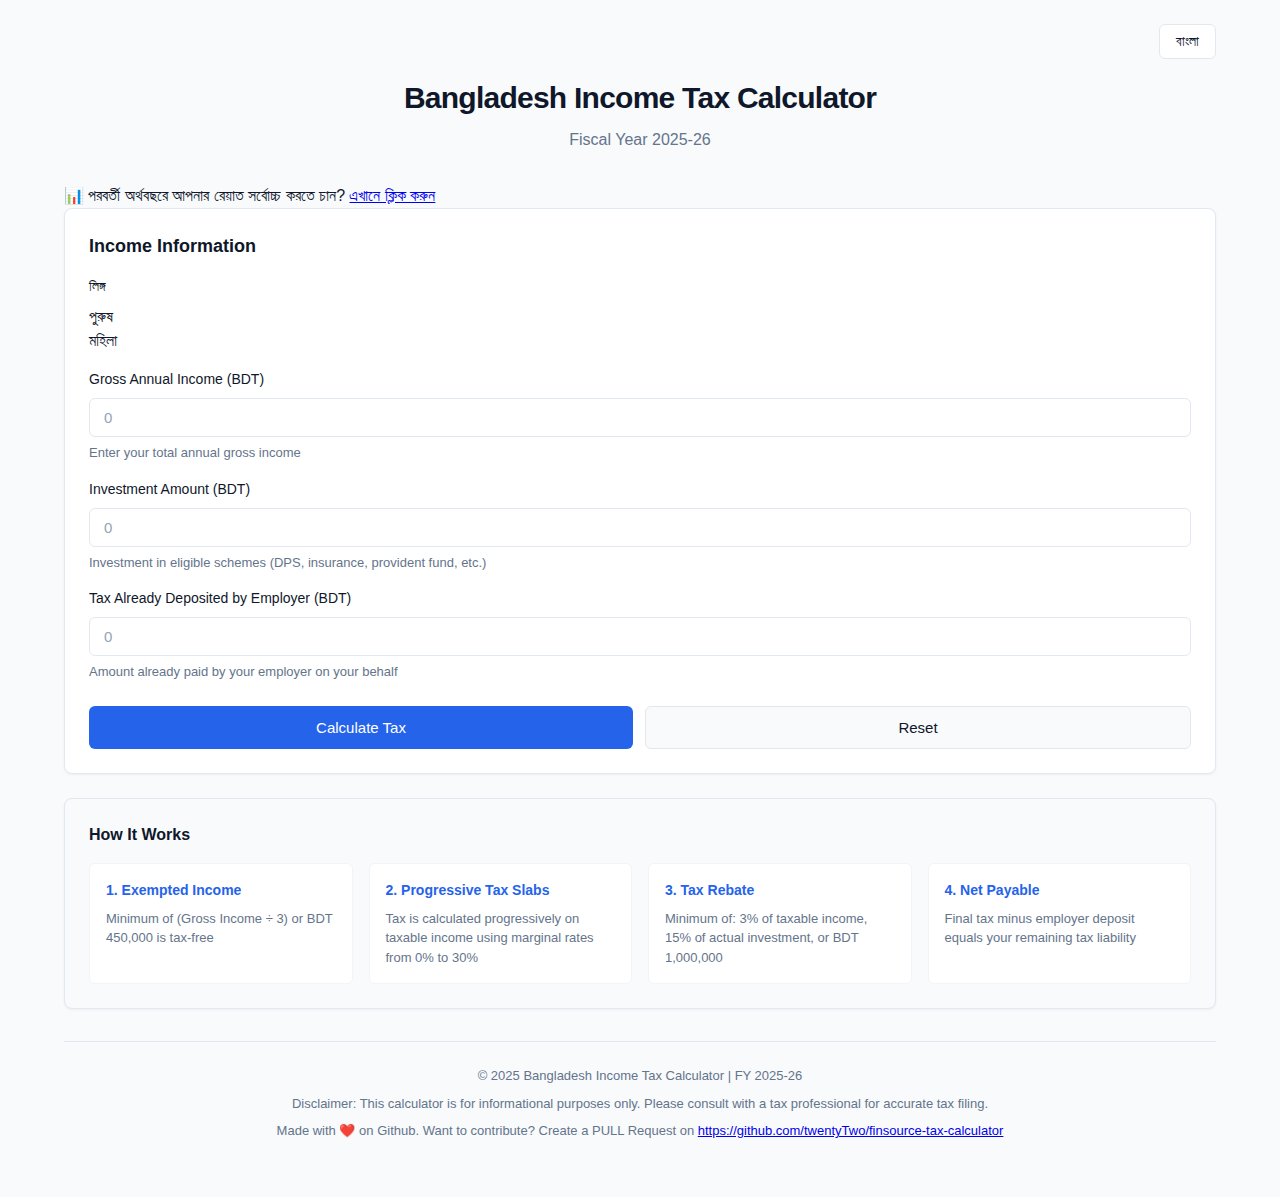
<file: index.html>
<!DOCTYPE html>
<html lang="bn">
<head>
    <meta charset="UTF-8">
    <meta name="viewport" content="width=device-width, initial-scale=1.0">
    <meta name="description" content="Finsource Income Tax Calculator for FY 2025-26 - Calculate your tax with exemptions, rebates, and progressive slabs">
    <meta name="keywords" content="Finsource tax calculator, income tax, FY 2025-26, tax rebate">
    <meta name="author" content="FinSource">
    <title>Finsource Income Tax Calculator FY 2025-26</title>
    <link rel="stylesheet" href="styles.css">
</head>
<body>
    <div class="background-gradient"></div>
    
    <div class="container">
        <!-- Language Toggle -->
        <div class="language-toggle">
            <button id="langToggle" class="lang-btn" aria-label="Toggle language between English and Bangla">
                <span id="langText">English</span>
            </button>
        </div>

        <!-- Header -->
        <header class="header">
            <h1 id="mainTitle">ফিনসোর্স আয়কর ক্যালকুলেটর</h1>
            <p id="fiscalYear">অর্থবছর ২০২৫-২৬</p>
        </header>

        <!-- Rebate Maximize Info Bar -->
        <div class="rebate-info-bar">
            <span class="info-bar-icon">📊</span>
            <span class="info-bar-text">
                <span id="rebateInfoText">পরবর্তী অর্থবছরে আপনার রেয়াত সর্বোচ্চ করতে চান?</span>
                <a href="rebate-maximize-calculator.html" class="info-bar-link" id="rebateInfoLink" onclick="saveLanguageAndNavigate(event, 'rebate-maximize-calculator.html')">এখানে ক্লিক করুন</a>
            </span>
        </div>

        <!-- Main Calculator Card -->
        <main class="calculator-card glass-card">
            <form id="taxForm" novalidate>
                <!-- Gross Income Section -->
                <section class="input-section">
                    <h2 id="incomeTitle">আয়ের তথ্য</h2>
                    
                    <!-- Gender Selection -->
                    <div class="form-group">
                        <label id="labelGender">লিঙ্গ</label>
                        <div class="gender-toggle">
                            <div class="gender-btn active" data-gender="male" id="genderMaleBtn">পুরুষ</div>
                            <div class="gender-btn" data-gender="female" id="genderFemaleBtn">মহিলা</div>
                        </div>
                    </div>
                    
                    <div class="form-group">
                        <label for="grossIncome" id="labelGrossIncome">
                            মোট বার্ষিক আয় (টাকা)
                            <span class="required" aria-label="required">*</span>
                        </label>
                        <input 
                            type="text" 
                            id="grossIncome" 
                            name="grossIncome"
                            inputmode="numeric"
                            aria-required="true"
                            aria-describedby="grossIncomeHelp"
                            placeholder="0"
                            autocomplete="off"
                        >
                        <small id="grossIncomeHelp" class="help-text">
                            <span id="helpGrossIncome">আপনার মোট বার্ষিক আয় লিখুন</span>
                        </small>
                    </div>

                    <div class="form-group">
                        <label for="investmentAmount" id="labelInvestment">
                            বিনিয়োগের পরিমাণ (টাকা)
                            <span class="optional-badge" id="badgeOptional">ঐচ্ছিক</span>
                        </label>
                        <input 
                            type="text" 
                            id="investmentAmount" 
                            name="investmentAmount"
                            inputmode="numeric"
                            aria-describedby="investmentHelp"
                            placeholder="0"
                            autocomplete="off"
                        >
                        <small id="investmentHelp" class="help-text">
                            <span id="helpInvestment">যোগ্য প্রকল্পে বিনিয়োগ (ডিপিএস, বীমা, ভবিষ্য তহবিল, ইত্যাদি)</span>
                        </small>
                    </div>

                    <div class="form-group">
                        <label for="employerDeposit" id="labelEmployerDeposit">
                            নিয়োগকর্তা কর্তৃক জমাকৃত কর (টাকা)
                            <span class="optional-badge" id="badgeOptional2">ঐচ্ছিক</span>
                        </label>
                        <input 
                            type="text" 
                            id="employerDeposit" 
                            name="employerDeposit"
                            inputmode="numeric"
                            aria-describedby="employerDepositHelp"
                            placeholder="0"
                            autocomplete="off"
                        >
                        <small id="employerDepositHelp" class="help-text">
                            <span id="helpEmployerDeposit">আপনার পক্ষ থেকে নিয়োগকর্তা ইতিমধ্যে যে পরিমাণ পরিশোধ করেছেন</span>
                        </small>
                    </div>
                </section>

                <!-- Calculate Button -->
                <div class="button-group">
                    <button type="submit" id="calculateBtn" class="btn btn-primary">
                        <span id="btnCalculate">কর গণনা করুন</span>
                    </button>
                    <button type="button" id="resetBtn" class="btn btn-secondary">
                        <span id="btnReset">রিসেট</span>
                    </button>
                </div>
            </form>
        </main>

        <!-- Results Section -->
        <section id="resultsSection" class="results-section hidden" aria-live="polite">
            <div class="glass-card results-card">
                <h2 id="resultsTitle">কর গণনার ফলাফল</h2>
                
                <!-- Summary Box - Redesigned -->
                <div class="summary-box">
                    <!-- Total Tax to Government -->
                    <div class="summary-item info-card">
                        <span id="finalTaxDisplay" class="summary-value-large">৳ 0</span>
                        <span id="labelTotalTaxToGov" class="summary-label">সরকারকে মোট কর</span>
                        <small id="helperTotalTax" class="helper-text">রেয়াত বাদে</small>
                    </div>

                    <!-- Employer Contribution -->
                    <div class="summary-item success-card">
                        <span id="employerPaidDisplay" class="summary-value-large">৳ 0</span>
                        <span id="labelEmployerPaid" class="summary-label">নিয়োগকর্তা পরিশোধিত</span>
                        <small id="helperEmployer" class="helper-text">ইতিমধ্যে জমাকৃত</small>
                    </div>

                    <!-- Main Focus: What You Pay -->
                    <div class="summary-item primary-focus">
                        <span id="netPayable" class="summary-value-large">৳ 0</span>
                        <span id="labelNetPayable" class="summary-label">আপনাকে পরিশোধ করতে হবে</span>
                    </div>                    
                    
                    <!-- Investment Recommendation -->
                    <div class="summary-item warning-card">
                        <span id="minInvestmentDisplay" class="summary-value-large">৳ 0</span>
                        <span id="labelMinInvestmentNeeded" class="summary-label">সর্বোচ্চ রেয়াতের জন্য ন্যূনতম বিনিয়োগ</span>
                        <small id="helperMinInvest" class="helper-text">প্রস্তাবিত পরিমাণ</small>
                    </div>
                </div>
                
                <!-- Investment Gap Alert -->
                <div id="investmentGapAlert" class="investment-alert hidden">
                    <div class="alert-content">
                        <span class="alert-icon">💡</span>
                        <div class="alert-text">
                            <strong id="alertTitle">বিনিয়োগের সুযোগ</strong>
                            <p id="alertMessage">আপনি যদি <span id="investmentShortfall">৳ 0</span> বিনিয়োগ করতেন তাহলে অতিরিক্ত <span id="additionalSavings">৳ 0</span> টাকা সাশ্রয় করতে পারতেন!</p>
                        </div>
                    </div>
                </div>

                <!-- Detailed Breakdown -->
                <div class="breakdown-section">
                    <h3 id="breakdownTitle">বিস্তারিত বিবরণ</h3>
                    
                    <div class="breakdown-grid">
                        <div class="breakdown-item">
                            <span id="labelGrossIncomeBreakdown">মোট আয়</span>
                            <span id="grossIncomeBreakdown" class="breakdown-value">৳ 0</span>
                        </div>
                        
                        <div class="breakdown-item">
                            <span id="labelExemptedIncome" class="clickable-label" onclick="showExemptedIncome()">করমুক্ত আয়</span>
                            <span id="exemptedIncome" class="breakdown-value exemption">৳ 0</span>
                        </div>
                        
                        <div class="breakdown-item divider-top">
                            <span id="labelTaxableIncome">করযোগ্য আয়</span>
                            <span id="taxableIncome" class="breakdown-value taxable">৳ 0</span>
                        </div>
                        
                        <div class="breakdown-item">
                            <span id="labelTaxBeforeRebate" class="clickable-label" onclick="showSlabBreakdown()">রেয়াত ছাড়া কর</span>
                            <span id="taxBeforeRebate" class="breakdown-value">৳ 0</span>
                        </div>
                        
                        <div class="breakdown-item">
                            <span id="labelRebate" class="clickable-label" onclick="showRebateDetails()">কর রেয়াত</span>
                            <span id="rebateAmount" class="breakdown-value rebate">৳ 0</span>
                        </div>
                        
                        <div class="breakdown-item divider-top">
                            <span id="labelFinalTax">চূড়ান্ত প্রদেয় কর</span>
                            <span id="finalTax" class="breakdown-value final">৳ 0</span>
                        </div>
                        
                        <div class="breakdown-item">
                            <span id="labelEmployerPaid">নিয়োগকর্তা জমাকৃত</span>
                            <span id="employerPaid" class="breakdown-value">৳ 0</span>
                        </div>
                        
                        <div class="breakdown-item highlight-box divider-top">
                            <span id="labelRemainingDue">অবশিষ্ট বকেয়া</span>
                            <span id="remainingDue" class="breakdown-value due">৳ 0</span>
                        </div>
                    </div>
                </div>
            </div>
        </section>

        <!-- Slab Breakdown Modal -->
        <div id="slabModal" class="modal">
            <div class="modal-content">
                <div class="modal-header">
                    <h3 id="modalSlabTitle">কর স্ল্যাব বিবরণ</h3>
                    <span class="modal-close" onclick="closeSlabModal()">&times;</span>
                </div>
                <div id="modalSlabBreakdown" class="modal-slab-list">
                    <!-- Dynamically populated -->
                </div>
            </div>
        </div>

        <!-- Rebate Details Modal -->
        <div id="rebateModal" class="modal">
            <div class="modal-content">
                <div class="modal-header">
                    <h3 id="modalRebateTitle">রেয়াত গণনা</h3>
                    <span class="modal-close" onclick="closeRebateModal()">&times;</span>
                </div>
                <div id="modalRebateDetails" class="modal-rebate-content">
                    <!-- Dynamically populated -->
                </div>
            </div>
        </div>

        <!-- Exempted Income Modal -->
        <div id="exemptedModal" class="modal">
            <div class="modal-content">
                <div class="modal-header">
                    <h3 id="modalExemptedTitle">করমুক্ত আয় গণনা</h3>
                    <span class="modal-close" onclick="closeExemptedModal()">&times;</span>
                </div>
                <div id="modalExemptedDetails" class="modal-exempted-content">
                    <!-- Dynamically populated -->
                </div>
            </div>
        </div>

        <!-- Info Section -->
        <section class="info-section glass-card">
            <h3 id="infoTitle">কীভাবে কাজ করে</h3>
            <div class="info-content">
                <div class="info-item">
                    <h4 id="infoExemptionTitle">১. করমুক্ত আয়</h4>
                    <p id="infoExemptionText">(মোট আয় ÷ ৩) অথবা ৪,৫০,০০০ টাকার মধ্যে যেটি কম সেটি করমুক্ত</p>
                </div>
                <div class="info-item">
                    <h4 id="infoSlabTitle">২. কর স্ল্যাব</h4>
                    <p id="infoSlabText">করযোগ্য আয়ের উপর ০% থেকে ৩০% পর্যন্ত ক্রমান্বয়ে কর হিসাব করা হয়</p>
                </div>
                <div class="info-item">
                    <h4 id="infoRebateTitle">৩. কর রেয়াত</h4>
                    <p id="infoRebateText">এই তিনটির মধ্যে যেটি কম: করযোগ্য আয়ের ৩%, প্রকৃত বিনিয়োগের ১৫%, অথবা ১০,০০,০০০ টাকা</p>
                </div>
                <div class="info-item">
                    <h4 id="infoFinalTitle">৪. নিট প্রদেয়</h4>
                    <p id="infoFinalText">চূড়ান্ত কর বিয়োগ নিয়োগকর্তা জমাকৃত = আপনার অবশিষ্ট কর দায়</p>
                </div>
            </div>
        </section>

        <!-- Footer -->
        <footer class="footer">
            <p id="footerCopyright">
                © ২০২৫ ফিনসোর্স আয়কর ক্যালকুলেটর | অর্থবছর ২০২৫-২৬
            </p>
            <p id="footerDisclaimer">
                ডিসক্লেইমার: এই ক্যালকুলেটরটি শুধুমাত্র তথ্যমূলক উদ্দেশ্যে। সঠিক কর দাখিলের জন্য একজন কর পেশাদারের সাথে পরামর্শ করুন।
            </p>
            <p class="footer-github">
                Made with ❤️ on Github. Want to contribute? Create a PULL Request on <a href="https://github.com/twentyTwo/finsource-tax-calculator" target="_blank" rel="noopener">https://github.com/twentyTwo/finsource-tax-calculator</a>
            </p>
        </footer>
    </div>

    <script src="script.js"></script>
</body>
</html>
</file>
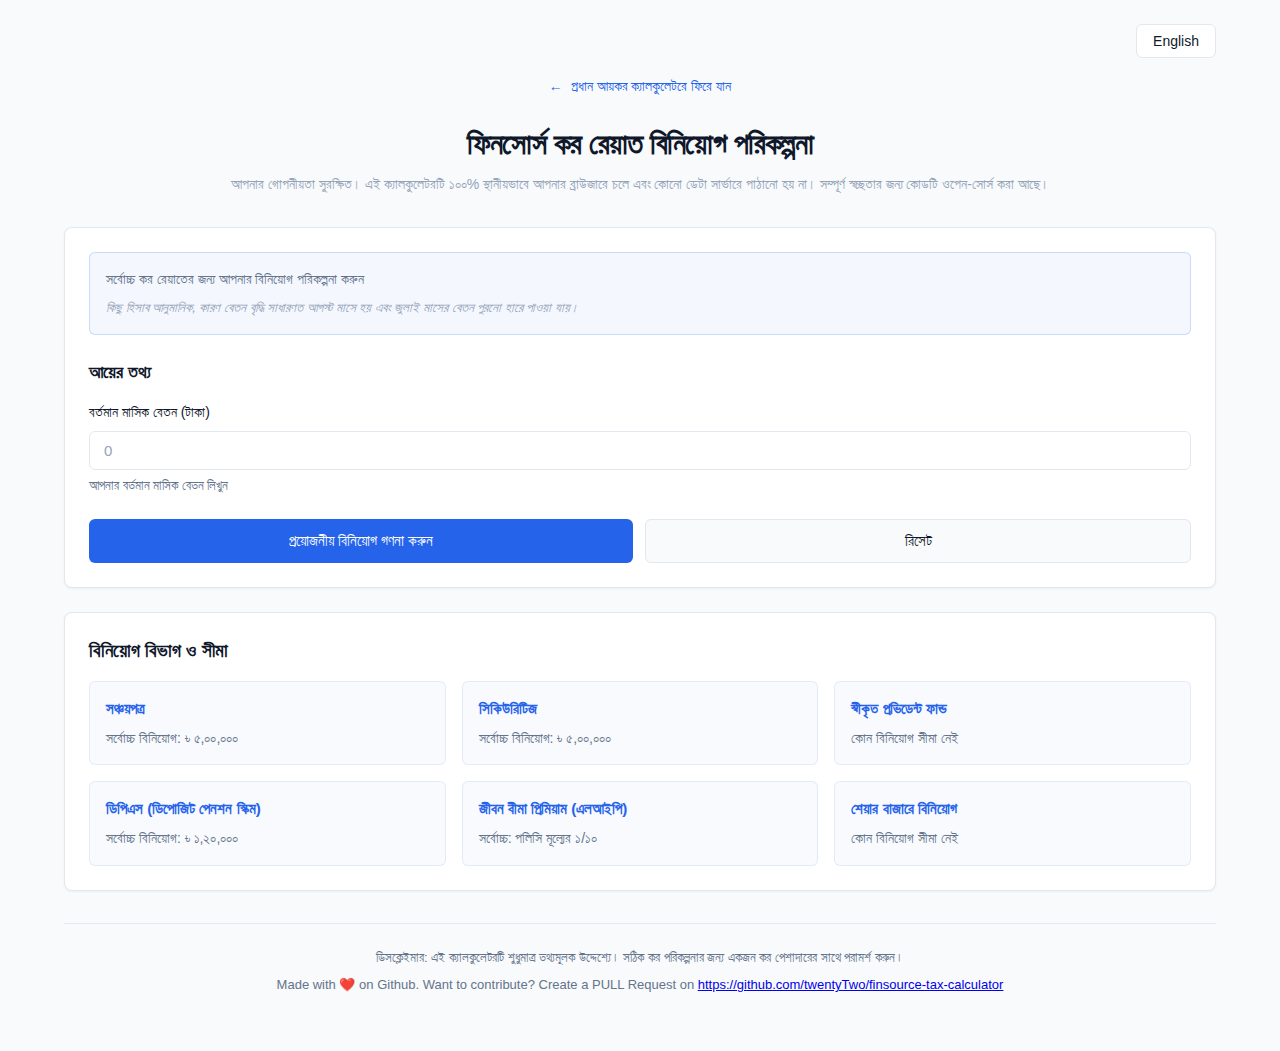
<file: rebate-maximize-calculator.html>
<!DOCTYPE html>
<html lang="bn">
<head>
    <meta charset="UTF-8">
    <meta name="viewport" content="width=device-width, initial-scale=1.0">
    <meta name="description" content="Rebate Maximize Calculator - Plan your investments for maximum tax rebate in next financial year">
    <meta name="keywords" content="rebate maximize, tax planning, investment calculator, FY 2025-26">
    <meta name="author" content="FinSource">
    <title>Finsource Rebate Maximize Calculator - Finsource</title>
    <link rel="stylesheet" href="styles.css">
    <style>
        /* Additional styles for rebate maximize calculator */
        .results-table {
            width: 100%;
            border-collapse: collapse;
            margin-top: var(--spacing-lg);
            background: var(--bg-primary);
            border-radius: var(--radius-sm);
            overflow: hidden;
            box-shadow: 0 1px 3px rgba(0, 0, 0, 0.05);
        }

        .results-table th,
        .results-table td {
            padding: var(--spacing-md);
            text-align: left;
            border-bottom: 1px solid var(--border-light);
        }

        .results-table th {
            background: var(--bg-secondary);
            font-weight: 600;
            color: var(--text-primary);
            font-size: 0.875rem;
        }

        .results-table td {
            font-size: 0.9rem;
            color: var(--text-secondary);
        }

        .results-table td:last-child {
            font-weight: 600;
            color: var(--text-primary);
            text-align: right;
        }

        .results-table tr:last-child td {
            border-bottom: none;
        }

        .results-table .highlight-row {
            background: rgba(37, 99, 235, 0.05);
            border-top: 2px solid var(--primary-color);
        }

        .results-table .highlight-row td {
            font-weight: 700;
            color: var(--primary-color);
        }

        .back-link {
            display: inline-flex;
            align-items: center;
            gap: var(--spacing-xs);
            color: var(--primary-color);
            text-decoration: none;
            font-size: 0.875rem;
            font-weight: 500;
            margin-bottom: var(--spacing-lg);
            transition: color var(--transition-fast);
        }

        .back-link:hover {
            color: var(--primary-hover);
        }

        .calculator-description {
            background: rgba(37, 99, 235, 0.05);
            border: 1px solid rgba(37, 99, 235, 0.2);
            border-radius: var(--radius-sm);
            padding: var(--spacing-md);
            margin-bottom: var(--spacing-lg);
        }

        .calculator-description p {
            margin: 0;
            font-size: 0.875rem;
            color: var(--text-secondary);
            line-height: 1.5;
        }

        .formula-explanation {
            font-size: 0.8125rem;
            color: var(--text-light);
            font-style: italic;
            margin-top: 0.25rem;
        }

        .investment-section {
            margin-top: var(--spacing-lg);
        }

        .investment-content {
            display: grid;
            grid-template-columns: repeat(auto-fit, minmax(280px, 1fr));
            gap: var(--spacing-md);
            margin-top: var(--spacing-md);
        }

        .investment-item {
            background: rgba(37, 99, 235, 0.03);
            border: 1px solid rgba(37, 99, 235, 0.1);
            border-radius: var(--radius-sm);
            padding: var(--spacing-md);
            transition: all var(--transition-fast);
        }

        .investment-item:hover {
            background: rgba(37, 99, 235, 0.06);
            border-color: rgba(37, 99, 235, 0.2);
            transform: translateY(-2px);
        }

        .investment-item h4 {
            margin: 0 0 var(--spacing-xs) 0;
            color: var(--primary-color);
            font-size: 0.95rem;
            font-weight: 600;
        }

        .investment-item p {
            margin: 0;
            color: var(--text-secondary);
            font-size: 0.875rem;
            line-height: 1.4;
        }
    </style>
</head>
<body>
    <div class="background-gradient"></div>
    
    <div class="container">
        <!-- Language Toggle -->
        <div class="language-toggle">
            <button id="langToggle" class="lang-btn" aria-label="Toggle language between English and Bangla">
                <span id="langText">English</span>
            </button>
        </div>

        <!-- Header -->
        <header class="header">
            <a href="index.html" class="back-link" onclick="saveLanguageAndNavigate(event, 'index.html')">
                ← <span id="backToMain">প্রধান আয়কর ক্যালকুলেটরে ফিরে যান</span>
            </a>
            <h1 id="mainTitle">Finsource Rebate Maximize Calculator</h1>
            <!-- <p id="fiscalYear">সর্বোচ্চ কর রেয়াতের জন্য আপনার বিনিয়োগ পরিকল্পনা করুন</p> -->
            <p id="privacyNote" style="font-size: 0.875rem; color: var(--text-light); margin-top: 0.5rem;">এই ক্যালকুলেটরটি সম্পূর্ণরূপে স্থানীয়ভাবে চলে। কোনো ডেটা আপনার ডিভাইসের বাইরে পাঠানো হয় না।</p>
        </header>

        <!-- Main Calculator Card -->
        <main class="calculator-card glass-card">
            <div class="calculator-description">
                <p id="descriptionText">
                    সর্বোচ্চ কর রেয়াতের জন্য আপনার বিনিয়োগ পরিকল্পনা করুন
                </p>
                <p id="approximateDisclaimer" style="margin-top: 0.5rem; font-size: 0.8125rem; color: var(--text-light); font-style: italic;">
                    কেন আনুমানিক? কারণ বেতন বৃদ্ধি সাধারণত আগস্ট মাসে হয় এবং জুলাই মাসের বেতন পুরনো হারে পাওয়া যায়।
                </p>
            </div>

            <form id="rebateForm" novalidate>
                <!-- Current Monthly Salary Section -->
                <section class="input-section">
                    <h2 id="incomeTitle">আয়ের তথ্য</h2>
                    
                    <div class="form-group">
                        <label for="monthlySalary" id="labelMonthlySalary">
                            বর্তমান মাসিক বেতন (টাকা)
                            <span class="required" aria-label="required">*</span>
                        </label>
                        <input 
                            type="text" 
                            id="monthlySalary" 
                            name="monthlySalary"
                            inputmode="numeric"
                            aria-required="true"
                            aria-describedby="monthlySalaryHelp"
                            placeholder="0"
                            autocomplete="off"
                        >
                        <small id="monthlySalaryHelp" class="help-text">
                            <span id="helpMonthlySalary">আপনার বর্তমান মাসিক বেতন লিখুন</span>
                        </small>
                    </div>
                </section>

                <!-- Calculate Button -->
                <div class="button-group">
                    <button type="submit" id="calculateBtn" class="btn btn-primary">
                        <span id="btnCalculate">প্রয়োজনীয় বিনিয়োগ গণনা করুন</span>
                    </button>
                    <button type="button" id="resetBtn" class="btn btn-secondary">
                        <span id="btnReset">রিসেট</span>
                    </button>
                </div>
            </form>
        </main>

        <!-- Results Section -->
        <section id="resultsSection" class="results-section hidden" aria-live="polite">
            <div class="glass-card results-card">
                <h2 id="resultsTitle">বিনিয়োগ পরিকল্পনার ফলাফল</h2>
                
                <!-- Results Table -->
                <table class="results-table">
                    <thead>
                        <tr>
                            <th id="tableComponent">উপাদান</th>
                            <th id="tableCalculation">গণনা</th>
                            <th id="tableAmount">পরিমাণ (টাকা)</th>
                        </tr>
                    </thead>
                    <tbody>
                        <tr>
                            <td id="yearlySalaryLabel">বার্ষিক বেতন</td>
                            <td id="yearlySalaryCalc">মাসিক বেতন × ১২</td>
                            <td id="yearlySalary">৳ 0</td>
                        </tr>
                        <tr>
                            <td id="thirteenthSalaryLabel">পারফরম্যান্স বোনাস</td>
                            <td id="thirteenthSalaryCalc">মাসিক বেতন × ০.৪</td>
                            <td id="thirteenthSalary">৳ 0</td>
                        </tr>
                        <tr>
                            <td id="festivalBonusLabel">উৎসব বোনাস</td>
                            <td id="festivalBonusCalc">মাসিক বেতন × ১.২</td>
                            <td id="festivalBonus">৳ 0</td>
                        </tr>
                        <tr>
                            <td id="extraSalaryLabel">অতিরিক্ত বেতন (১৬ দিন)</td>
                            <td id="extraSalaryCalc">মাসিক বেতন × ১৬/৩০</td>
                            <td id="extraSalary">৳ 0</td>
                        </tr>
                        <tr class="highlight-row">
                            <td id="grossSalaryLabel">মোট বেতন (আনুমানিক)</td>
                            <td id="grossSalaryCalc"></td>
                            <td id="grossSalary">৳ 0</td>
                        </tr>
                        <tr>
                            <td id="exemptedIncomeLabel">করমুক্ত আয়</td>
                            <td id="exemptedIncomeCalc">মোট বেতন এর এক-তৃতীয়াংশ অথবা ৫০০০০০ এর মধ্যে যেইটা ছোট</td>
                            <td id="exemptedIncome">৳ 0</td>
                        </tr>
                        <tr>
                            <td id="taxableIncomeLabel">করযোগ্য আয়</td>
                            <td id="taxableIncomeCalc">মোট বেতন - করমুক্ত আয়</td>
                            <td id="taxableIncome">৳ 0</td>
                        </tr>
                        <tr>
                            <td id="maxInvestLimitLabel">সর্বোচ্চ বিনিয়োগ সীমা</td>
                            <td id="maxInvestLimitCalc">(করযোগ্য আয় × ০.০৩) ÷ ০.১৫</td>
                            <td id="maxInvestLimit">৳ 0</td>
                        </tr>
                        <tr>
                            <td id="providentFundLabel">ভবিষ্য তহবিল</td>
                            <td id="providentFundCalc">মাসিক বেতন × ১২ × ৬%</td>
                            <td id="providentFund">৳ 0</td>
                        </tr>
                        <tr class="highlight-row">
                            <td id="additionalInvestmentLabel">আপনাকে বিনিয়োগ করতে হবে</td>
                            <td id="additionalInvestmentCalc">সর্বোচ্চ বিনিয়োগ সীমা - ভবিষ্য তহবিল</td>
                            <td id="additionalInvestment">৳ 0</td>
                        </tr>
                    </tbody>
                </table>

                <div class="formula-explanation" id="formulaExplanation">
                    <strong>সূত্রের ব্যাখ্যা:</strong> সর্বোচ্চ কর রেয়াত পেতে, আপনাকে আপনার করযোগ্য আয়ের ২০% বিনিয়োগ করতে হবে
                    (যেহেতু বিনিয়োগের ১৫% করযোগ্য আয়ের ৩% এর সমান হওয়া উচিত)। আপনার ভবিষ্য তহবিল অবদান
                    (মৌলিক বেতনের ৬%) ইতিমধ্যেই বিনিয়োগ হিসাবে গণনা করা হয়।
                </div>
            </div>
        </section>

        <!-- Investment Categories Section -->
        <section class="investment-section glass-card">
            <h3 id="investmentCategoriesTitle">বিনিয়োগ বিভাগ ও সীমা</h3>
            <div class="investment-content">
                <div class="investment-item">
                    <h4 id="sanchaypatraTitle">সঞ্চয়পত্র</h4>
                    <p id="sanchaypatraLimit">সর্বোচ্চ বিনিয়োগ: ৳ ৫,০০,০০০</p>
                </div>
                <div class="investment-item">
                    <h4 id="securitiesTitle">সিকিউরিটিজ</h4>
                    <p id="securitiesLimit">সর্বোচ্চ বিনিয়োগ: ৳ ৫,০০,০০০</p>
                </div>
                <div class="investment-item">
                    <h4 id="providentFundTitle">স্বীকৃত প্রভিডেন্ট ফান্ড</h4>
                    <p id="providentFundLimit">কোন বিনিয়োগ সীমা নেই</p>
                </div>
                <div class="investment-item">
                    <h4 id="dpsTitle">ডিপিএস (ডিপোজিট পেনশন স্কিম)</h4>
                    <p id="dpsLimit">সর্বোচ্চ বিনিয়োগ: ৳ ১,২০,০০০</p>
                </div>
                <div class="investment-item">
                    <h4 id="lipTitle">জীবন বীমা প্রিমিয়াম (এলআইপি)</h4>
                    <p id="lipLimit">সর্বোচ্চ: পলিসি মূল্যের ১/১০</p>
                </div>
                <div class="investment-item">
                    <h4 id="shareMarketTitle">শেয়ার বাজারে বিনিয়োগ</h4>
                    <p id="shareMarketLimit">কোন বিনিয়োগ সীমা নেই</p>
                </div>
            </div>
        </section>

        <!-- Footer -->
        <footer class="footer">
            <p id="footerDisclaimer">
                ডিসক্লেইমার: এই ক্যালকুলেটরটি শুধুমাত্র তথ্যমূলক উদ্দেশ্যে। সঠিক কর পরিকল্পনার জন্য একজন কর পেশাদারের সাথে পরামর্শ করুন।
            </p>
            <p class="footer-github">
                Made with ❤️ on Github. Want to contribute? Create a PULL Request on <a href="https://github.com/twentyTwo/finsource-tax-calculator" target="_blank" rel="noopener">https://github.com/twentyTwo/finsource-tax-calculator</a>
            </p>
        </footer>
    </div>

    <script src="rebate-maximize-script.js"></script>
</body>
</html>
</file>
<file: styles.css>
/* Reset and Base Styles */
* {
    margin: 0;
    padding: 0;
    box-sizing: border-box;
}

:root {
    /* Minimal Color Palette */
    --primary-color: #2563eb;
    --primary-hover: #1d4ed8;
    --secondary-color: #0891b2;
    --success-color: #059669;
    --warning-color: #d97706;
    --danger-color: #dc2626;
    --text-primary: #0f172a;
    --text-secondary: #64748b;
    --text-light: #94a3b8;
    
    /* Minimal design colors */
    --bg-primary: #ffffff;
    --bg-secondary: #f8fafc;
    --border-color: #e2e8f0;
    --border-light: #f1f5f9;
    
    /* Spacing */
    --spacing-xs: 0.5rem;
    --spacing-sm: 0.75rem;
    --spacing-md: 1rem;
    --spacing-lg: 1.5rem;
    --spacing-xl: 2rem;
    
    /* Border radius */
    --radius-sm: 0.375rem;
    --radius-md: 0.5rem;
    --radius-lg: 0.75rem;
    
    /* Transitions */
    --transition-fast: 0.15s ease;
    --transition-normal: 0.2s ease;
}

body {
    font-family: -apple-system, BlinkMacSystemFont, 'Segoe UI', Roboto, 'Helvetica Neue', Arial, 'Noto Sans', sans-serif;
    line-height: 1.5;
    color: var(--text-primary);
    background: var(--bg-secondary);
    min-height: 100vh;
}

/* Remove animated background */
.background-gradient {
    display: none;
}

/* Container */
.container {
    max-width: 1200px;
    margin: 0 auto;
    padding: var(--spacing-lg);
}

/* Minimal Card Effect */
.glass-card {
    background: var(--bg-primary);
    border-radius: var(--radius-md);
    border: 1px solid var(--border-color);
    padding: var(--spacing-lg);
    margin-bottom: var(--spacing-md);
    box-shadow: 0 1px 3px 0 rgba(0, 0, 0, 0.05);
}

/* Language Toggle */
.language-toggle {
    display: flex;
    justify-content: flex-end;
    margin-bottom: var(--spacing-md);
}

.lang-btn {
    background: var(--bg-primary);
    border: 1px solid var(--border-color);
    border-radius: var(--radius-sm);
    padding: var(--spacing-xs) var(--spacing-md);
    font-size: 0.875rem;
    font-weight: 500;
    color: var(--text-primary);
    cursor: pointer;
    transition: all var(--transition-fast);
}

.lang-btn:hover {
    background: var(--bg-secondary);
    border-color: var(--primary-color);
    color: var(--primary-color);
}

/* Header */
.header {
    text-align: center;
    margin-bottom: var(--spacing-xl);
}

.header h1 {
    font-size: 1.875rem;
    font-weight: 700;
    color: var(--text-primary);
    margin-bottom: var(--spacing-xs);
    letter-spacing: -0.025em;
}

.header p {
    font-size: 1rem;
    color: var(--text-secondary);
    font-weight: 400;
}

/* Calculator Card */
.calculator-card {
    margin-bottom: var(--spacing-lg);
}

/* Form Sections */
.input-section {
    margin-bottom: var(--spacing-lg);
}

.input-section h2 {
    font-size: 1.125rem;
    color: var(--text-primary);
    margin-bottom: var(--spacing-md);
    font-weight: 600;
}

/* Form Groups */
.form-group {
    margin-bottom: var(--spacing-md);
}

.form-group label {
    display: block;
    font-size: 0.875rem;
    font-weight: 500;
    color: var(--text-primary);
    margin-bottom: var(--spacing-xs);
}

.required {
    color: var(--danger-color);
    margin-left: 0.25rem;
}

.optional-badge {
    display: inline-block;
    background: var(--bg-secondary);
    color: var(--text-secondary);
    font-size: 0.75rem;
    font-weight: 400;
    padding: 0.125rem 0.5rem;
    border-radius: 0.25rem;
    margin-left: 0.5rem;
}

.form-group input {
    width: 100%;
    padding: 0.625rem 0.875rem;
    font-size: 0.9375rem;
    border: 1px solid var(--border-color);
    border-radius: var(--radius-sm);
    background: var(--bg-primary);
    transition: all var(--transition-fast);
    color: var(--text-primary);
    font-weight: 400;
}

.form-group input:focus {
    outline: none;
    border-color: var(--primary-color);
    box-shadow: 0 0 0 3px rgba(37, 99, 235, 0.1);
}

.form-group input::placeholder {
    color: var(--text-light);
}

.help-text {
    display: block;
    margin-top: 0.375rem;
    font-size: 0.8125rem;
    color: var(--text-secondary);
}

/* Buttons */
.button-group {
    display: flex;
    gap: var(--spacing-sm);
    flex-wrap: wrap;
}

.btn {
    flex: 1;
    min-width: 140px;
    padding: 0.75rem 1.5rem;
    font-size: 0.9375rem;
    font-weight: 500;
    border: none;
    border-radius: var(--radius-sm);
    cursor: pointer;
    transition: all var(--transition-fast);
}

.btn-primary {
    background: var(--primary-color);
    color: white;
}

.btn-primary:hover {
    background: var(--primary-hover);
}

.btn-secondary {
    background: var(--bg-secondary);
    color: var(--text-primary);
    border: 1px solid var(--border-color);
}

.btn-secondary:hover {
    background: var(--border-light);
}

/* Results Section */
.results-section {
    margin-top: var(--spacing-lg);
}

.results-section.hidden {
    display: none;
}

.results-card h2 {
    font-size: 1.125rem;
    color: var(--text-primary);
    margin-bottom: var(--spacing-lg);
    font-weight: 600;
    padding-bottom: var(--spacing-sm);
    border-bottom: 1px solid var(--border-color);
}

/* Summary Box - Redesigned with Numbers First */
.summary-box {
    display: grid;
    grid-template-columns: repeat(auto-fit, minmax(200px, 1fr));
    gap: var(--spacing-md);
    margin-bottom: var(--spacing-lg);
}

.summary-item {
    padding: var(--spacing-lg);
    background: var(--bg-secondary);
    border-radius: var(--radius-sm);
    border: 1px solid var(--border-light);
    display: flex;
    flex-direction: column;
    align-items: center;
    text-align: center;
    position: relative;
    transition: transform var(--transition-fast), box-shadow var(--transition-fast);
}

.summary-item:hover {
    transform: translateY(-2px);
    box-shadow: 0 4px 12px rgba(0, 0, 0, 0.08);
}

/* Large value - for all cards now - BIGGER */
.summary-value-large,
.summary-value-medium {
    font-size: 2.5rem;
    font-weight: 800;
    color: var(--text-primary);
    line-height: 1.2;
    margin-bottom: 0.5rem;
}

/* Label below the number */
.summary-label {
    display: block;
    font-size: 0.75rem;
    color: var(--text-secondary);
    font-weight: 600;
    text-transform: uppercase;
    letter-spacing: 0.05em;
    margin-bottom: 0.25rem;
}

/* Helper text */
.helper-text {
    display: block;
    font-size: 0.6875rem;
    color: var(--text-light);
    font-style: italic;
}

/* Primary Focus Card - What You Pay */
.summary-item.primary-focus {
    background: linear-gradient(135deg, rgba(37, 99, 235, 0.08) 0%, rgba(37, 99, 235, 0.03) 100%);
    border: 2px solid rgba(37, 99, 235, 0.3);
}

.summary-item.primary-focus .summary-value-large {
    color: var(--primary-color);
}

/* Card color variants */
.summary-item.info-card {
    background: rgba(100, 116, 139, 0.05);
    border-color: rgba(100, 116, 139, 0.2);
}

.summary-item.info-card .summary-value-large,
.summary-item.info-card .summary-value-medium {
    color: var(--text-primary);
}

.summary-item.success-card {
    background: rgba(5, 150, 105, 0.05);
    border-color: rgba(5, 150, 105, 0.2);
}

.summary-item.success-card .summary-value-large,
.summary-item.success-card .summary-value-medium {
    color: var(--success-color);
}

.summary-item.warning-card {
    background: rgba(217, 119, 6, 0.05);
    border-color: rgba(217, 119, 6, 0.2);
}

.summary-item.warning-card .summary-value-large,
.summary-item.warning-card .summary-value-medium {
    color: var(--warning-color);
}

/* Investment Alert Box */
.investment-alert {
    background: linear-gradient(135deg, rgba(217, 119, 6, 0.08) 0%, rgba(217, 119, 6, 0.03) 100%);
    border: 1px solid rgba(217, 119, 6, 0.3);
    border-left: 4px solid var(--warning-color);
    border-radius: var(--radius-sm);
    padding: var(--spacing-md);
    margin-bottom: var(--spacing-lg);
}

.investment-alert.hidden {
    display: none;
}

.alert-content {
    display: flex;
    align-items: flex-start;
    gap: var(--spacing-sm);
}

.alert-icon {
    font-size: 1.5rem;
    line-height: 1;
}

.alert-text strong {
    display: block;
    font-size: 0.875rem;
    font-weight: 600;
    color: var(--text-primary);
    margin-bottom: 0.25rem;
}

.alert-text p {
    font-size: 0.8125rem;
    color: var(--text-secondary);
    margin: 0;
}

.alert-text span {
    font-weight: 700;
    color: var(--warning-color);
}

/* Old summary styles - keep for backward compatibility */
.summary-item span:first-child {
    display: block;
    font-size: 2.5rem;
    color: var(--text-secondary);
    margin-bottom: var(--spacing-xs);
    font-weight: 500;
    text-transform: uppercase;
    letter-spacing: 0.05em;
}

.summary-value {
    display: block;
    font-size: 1.5rem;
    font-weight: 700;
    color: var(--text-primary);
}

.summary-item.highlight {
    background: rgba(37, 99, 235, 0.05);
    border-color: rgba(37, 99, 235, 0.2);
}

.summary-item.highlight .summary-value {
    color: var(--primary-color);
}

.summary-item.success {
    background: rgba(5, 150, 105, 0.05);
    border-color: rgba(5, 150, 105, 0.2);
}

.summary-item.success .summary-value {
    color: var(--success-color);
}

.summary-item.warning {
    background: rgba(217, 119, 6, 0.05);
    border-color: rgba(217, 119, 6, 0.2);
}

.summary-item.warning .summary-value {
    color: var(--warning-color);
}

/* Breakdown Section - Compact Table Style */
.breakdown-section {
    margin-bottom: var(--spacing-lg);
}

.breakdown-section h3 {
    font-size: 0.875rem;
    color: var(--text-secondary);
    margin-bottom: var(--spacing-md);
    font-weight: 600;
    text-transform: uppercase;
    letter-spacing: 0.05em;
}

.breakdown-grid {
    display: flex;
    flex-direction: column;
    gap: 0;
    border: 1px solid var(--border-color);
    border-radius: var(--radius-sm);
    overflow: hidden;
}

.breakdown-item {
    display: flex;
    justify-content: space-between;
    align-items: center;
    padding: 0.75rem var(--spacing-md);
    background: var(--bg-primary);
    border-bottom: 1px solid var(--border-light);
}

.breakdown-item:last-child {
    border-bottom: none;
}

.breakdown-item:nth-child(even) {
    background: var(--bg-secondary);
}

.breakdown-item.divider-top {
    border-top: 2px solid var(--border-color);
    background: var(--bg-secondary);
}

.breakdown-item.highlight-box {
    background: rgba(37, 99, 235, 0.05);
    font-weight: 600;
}

.breakdown-item span:first-child {
    font-size: 0.875rem;
    font-weight: 500;
    color: var(--text-secondary);
}

.breakdown-value {
    font-size: 0.9375rem;
    font-weight: 600;
    color: var(--text-primary);
}

.breakdown-value.exemption {
    color: var(--success-color);
}

.breakdown-value.rebate {
    color: var(--secondary-color);
}

.breakdown-value.taxable {
    color: var(--warning-color);
}

.breakdown-value.final {
    color: var(--primary-color);
}

.breakdown-value.due {
    color: var(--danger-color);
    font-size: 1rem;
    font-weight: 700;
}

/* Info Section - Compact */
.info-section {
    background: var(--bg-secondary);
    border: 1px solid var(--border-color);
}

.info-section h3 {
    font-size: 1rem;
    color: var(--text-primary);
    margin-bottom: var(--spacing-md);
    font-weight: 600;
}

.info-content {
    display: grid;
    grid-template-columns: repeat(auto-fit, minmax(220px, 1fr));
    gap: var(--spacing-md);
}

.info-item {
    padding: var(--spacing-md);
    background: var(--bg-primary);
    border-radius: var(--radius-sm);
    border: 1px solid var(--border-light);
}

.info-item h4 {
    font-size: 0.875rem;
    color: var(--primary-color);
    margin-bottom: var(--spacing-xs);
    font-weight: 600;
}

.info-item p {
    font-size: 0.8125rem;
    color: var(--text-secondary);
    line-height: 1.5;
}

/* Footer */
.footer {
    text-align: center;
    padding: var(--spacing-lg) 0;
    color: var(--text-secondary);
    border-top: 1px solid var(--border-color);
    margin-top: var(--spacing-xl);
}

.footer p {
    margin-bottom: var(--spacing-xs);
    font-size: 0.8125rem;
}

/* Remove animations */
@keyframes fadeInDown {
    from {
        opacity: 1;
        transform: translateY(0);
    }
    to {
        opacity: 1;
        transform: translateY(0);
    }
}

@keyframes fadeInUp {
    from {
        opacity: 1;
        transform: translateY(0);
    }
    to {
        opacity: 1;
        transform: translateY(0);
    }
}

/* Responsive Design - Mobile First */
@media (max-width: 768px) {
    .container {
        padding: var(--spacing-md);
    }
    
    .header h1 {
        font-size: 1.5rem;
    }
    
    .header p {
        font-size: 0.875rem;
    }
    
    .glass-card {
        padding: var(--spacing-md);
    }
    
    .button-group {
        flex-direction: column;
    }
    
    .btn {
        width: 100%;
    }
    
    .summary-box {
        grid-template-columns: 1fr;
    }
    
    .summary-value-large,
    .summary-value-medium {
        font-size: 2rem;
    }
    
    .slab-item {
        grid-template-columns: 1fr;
        gap: 0.25rem;
    }
    
    .slab-rate,
    .slab-tax {
        text-align: left;
    }
    
    .info-content {
        grid-template-columns: 1fr;
    }
    
    .rebate-details-content p {
        flex-direction: column;
        gap: 0.25rem;
    }
}

@media (max-width: 480px) {
    .container {
        padding: var(--spacing-sm);
    }
    
    .header h1 {
        font-size: 1.375rem;
    }
    
    .glass-card {
        padding: var(--spacing-sm) var(--spacing-md);
    }
    
    .form-group input {
        padding: 0.625rem;
        font-size: 0.875rem;
    }
    
    .summary-value-large,
    .summary-value-medium {
        font-size: 1.75rem;
    }
}

/* Print Styles */
@media print {
    .language-toggle,
    .button-group,
    .info-section {
        display: none;
    }
    
    .glass-card {
        box-shadow: none;
        border: 1px solid #ccc;
        page-break-inside: avoid;
    }
}

/* Accessibility */
@media (prefers-reduced-motion: reduce) {
    *,
    *::before,
    *::after {
        animation-duration: 0.01ms !important;
        animation-iteration-count: 1 !important;
        transition-duration: 0.01ms !important;
    }
}

/* Focus Styles for Accessibility */
*:focus-visible {
    outline: 2px solid var(--primary-color);
    outline-offset: 2px;
}

/* Modal Styles */
.modal {
    display: none;
    position: fixed;
    z-index: 1000;
    left: 0;
    top: 0;
    width: 100%;
    height: 100%;
    background-color: rgba(0, 0, 0, 0.5);
    backdrop-filter: blur(4px);
}

.modal-content {
    background-color: var(--bg-primary);
    margin: 10% auto;
    padding: 0;
    border-radius: var(--radius-md);
    box-shadow: 0 20px 25px -5px rgba(0, 0, 0, 0.1), 0 10px 10px -5px rgba(0, 0, 0, 0.04);
    width: 90%;
    max-width: 500px;
    max-height: 80vh;
    overflow: hidden;
    animation: modalFadeIn 0.3s ease-out;
}

@keyframes modalFadeIn {
    from {
        opacity: 0;
        transform: translateY(-20px) scale(0.95);
    }
    to {
        opacity: 1;
        transform: translateY(0) scale(1);
    }
}

.modal-header {
    display: flex;
    justify-content: space-between;
    align-items: center;
    padding: var(--spacing-lg);
    border-bottom: 1px solid var(--border-color);
    background: var(--bg-secondary);
}

.modal-header h3 {
    margin: 0;
    font-size: 1.125rem;
    font-weight: 600;
    color: var(--text-primary);
}

.modal-close {
    font-size: 1.5rem;
    font-weight: bold;
    color: var(--text-secondary);
    cursor: pointer;
    padding: 0 var(--spacing-xs);
    line-height: 1;
    transition: color var(--transition-fast);
}

.modal-close:hover {
    color: var(--danger-color);
}

.modal-slab-list {
    padding: var(--spacing-lg);
    max-height: 60vh;
    overflow-y: auto;
}

/* Table styling */
.slab-table {
    width: 100%;
    border-collapse: collapse;
    font-size: 0.9rem;
    margin: 0;
}

.slab-table thead th {
    background: var(--primary-color);
    color: white;
    padding: 0.75rem var(--spacing-md);
    text-align: left;
    font-weight: 600;
    border: none;
}

.slab-table tbody td {
    padding: 0.625rem var(--spacing-md);
    border-bottom: 1px solid var(--border-light);
    vertical-align: middle;
}

.slab-table tbody tr:nth-child(even) {
    background: var(--bg-secondary);
}

.slab-table tbody tr.applied {
    background: rgba(37, 99, 235, 0.05);
    border-left: 3px solid var(--primary-color);
}

.slab-table .slab-range {
    font-weight: 500;
    color: var(--text-primary);
}

.slab-table .slab-rate {
    color: var(--text-secondary);
    text-align: center;
    font-size: 0.85rem;
}

.slab-table .slab-tax {
    font-weight: 600;
    color: var(--text-primary);
    text-align: right;
}

.slab-table tbody tr.applied .slab-tax {
    color: var(--primary-color);
}

/* Total row styling */
.slab-table .total-row {
    background: rgba(37, 99, 235, 0.1) !important;
    border-top: 2px solid var(--primary-color) !important;
    border-left: none !important;
}

.slab-table .total-row .total-label {
    font-weight: 700;
    color: var(--primary-color);
    text-align: center;
}

.slab-table .total-row .total-amount {
    font-weight: 700;
    color: var(--primary-color);
    font-size: 1.1em;
    text-align: right;
}

/* Rebate Modal Styles */
.modal-rebate-content {
    padding: var(--spacing-lg);
}

.modal-rebate-content p {
    margin: 0 0 var(--spacing-md) 0;
    padding: var(--spacing-sm) 0;
    border-bottom: 1px solid var(--border-light);
    font-size: 0.9rem;
}

.modal-rebate-content p:last-child {
    margin-bottom: 0;
    border-bottom: none;
    border-top: 2px solid rgba(6, 182, 212, 0.3);
    padding-top: var(--spacing-md);
    margin-top: var(--spacing-md);
}

.modal-rebate-content strong {
    color: var(--text-primary);
    font-weight: 600;
}

/* Exempted Income Modal Styles */
.modal-exempted-content {
    padding: var(--spacing-lg);
}

.modal-exempted-content .calculation-step {
    margin-bottom: var(--spacing-lg);
    padding: var(--spacing-md);
    background: rgba(34, 197, 94, 0.05);
    border: 1px solid rgba(34, 197, 94, 0.2);
    border-radius: var(--radius-sm);
    border-left: 3px solid var(--success-color);
}

.modal-exempted-content .calculation-step h4 {
    margin: 0 0 var(--spacing-sm) 0;
    color: var(--success-color);
    font-size: 0.9rem;
    font-weight: 600;
}

.modal-exempted-content .calculation-step p {
    margin: 0 0 var(--spacing-xs) 0;
    color: var(--text-secondary);
    font-size: 0.85rem;
}

.modal-exempted-content .calculation-step .result {
    font-weight: 600;
    color: var(--text-primary);
    font-size: 0.95rem;
}

.modal-exempted-content .final-result {
    margin-top: var(--spacing-lg);
    padding: var(--spacing-md);
    background: rgba(37, 99, 235, 0.1);
    border: 2px solid var(--primary-color);
    border-radius: var(--radius-sm);
    text-align: center;
}

.modal-exempted-content .final-result .amount {
    font-size: 1.2rem;
    font-weight: 700;
    color: var(--primary-color);
}

/* Clickable label styles */
.clickable-label {
    cursor: pointer;
    color: var(--primary-color);
    font-weight: 600;
    text-decoration: none;
    background: rgba(37, 99, 235, 0.08);
    padding: 0.25rem 0.5rem;
    border-radius: var(--radius-sm);
    border: 1px solid rgba(37, 99, 235, 0.2);
    transition: all var(--transition-fast);
    position: relative;
    display: inline-flex;
    align-items: center;
    gap: 0.375rem;
}

.clickable-label::after {
    content: "ℹ️";
    font-size: 0.75rem;
    opacity: 0.7;
}

.clickable-label:hover {
    color: var(--primary-hover);
    background: rgba(37, 99, 235, 0.15);
    border-color: rgba(37, 99, 235, 0.4);
    transform: translateY(-1px);
    box-shadow: 0 2px 4px rgba(37, 99, 235, 0.1);
}

.clickable-label:hover::after {
    opacity: 1;
}
</file>
